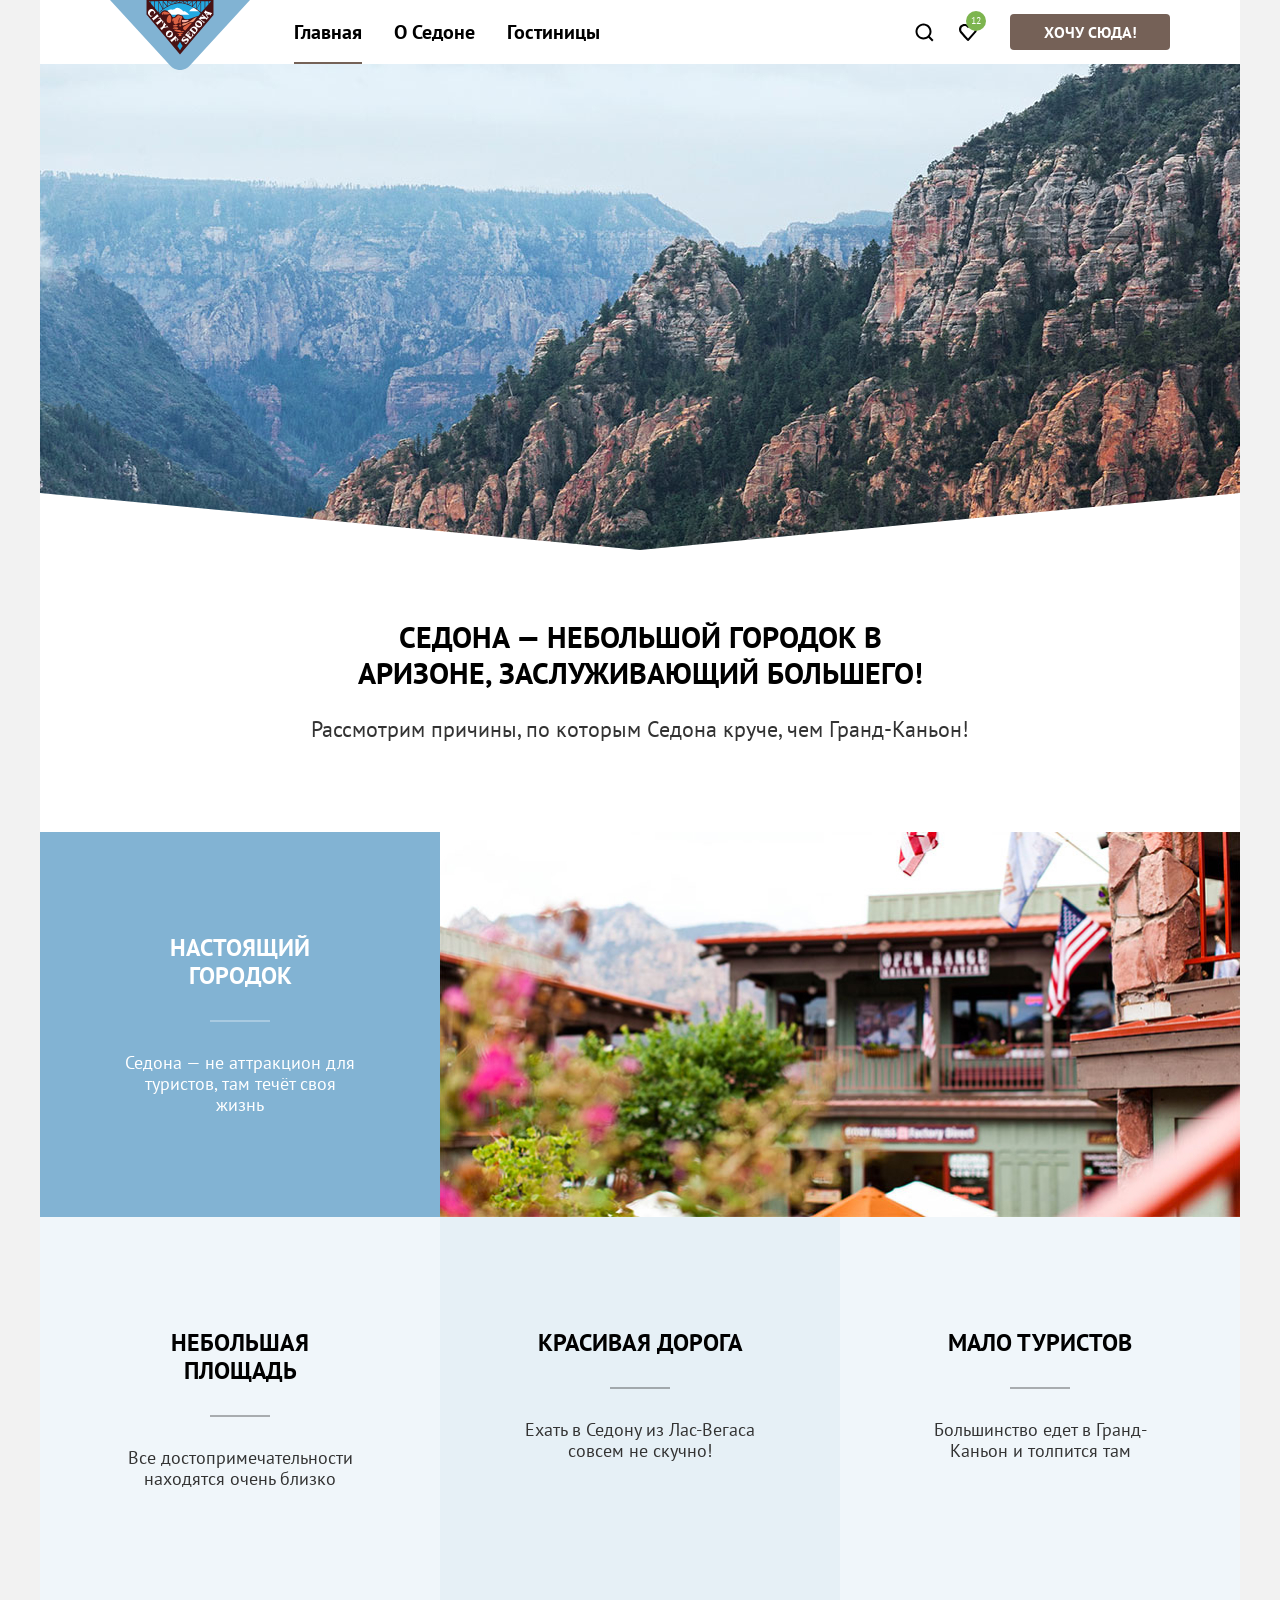
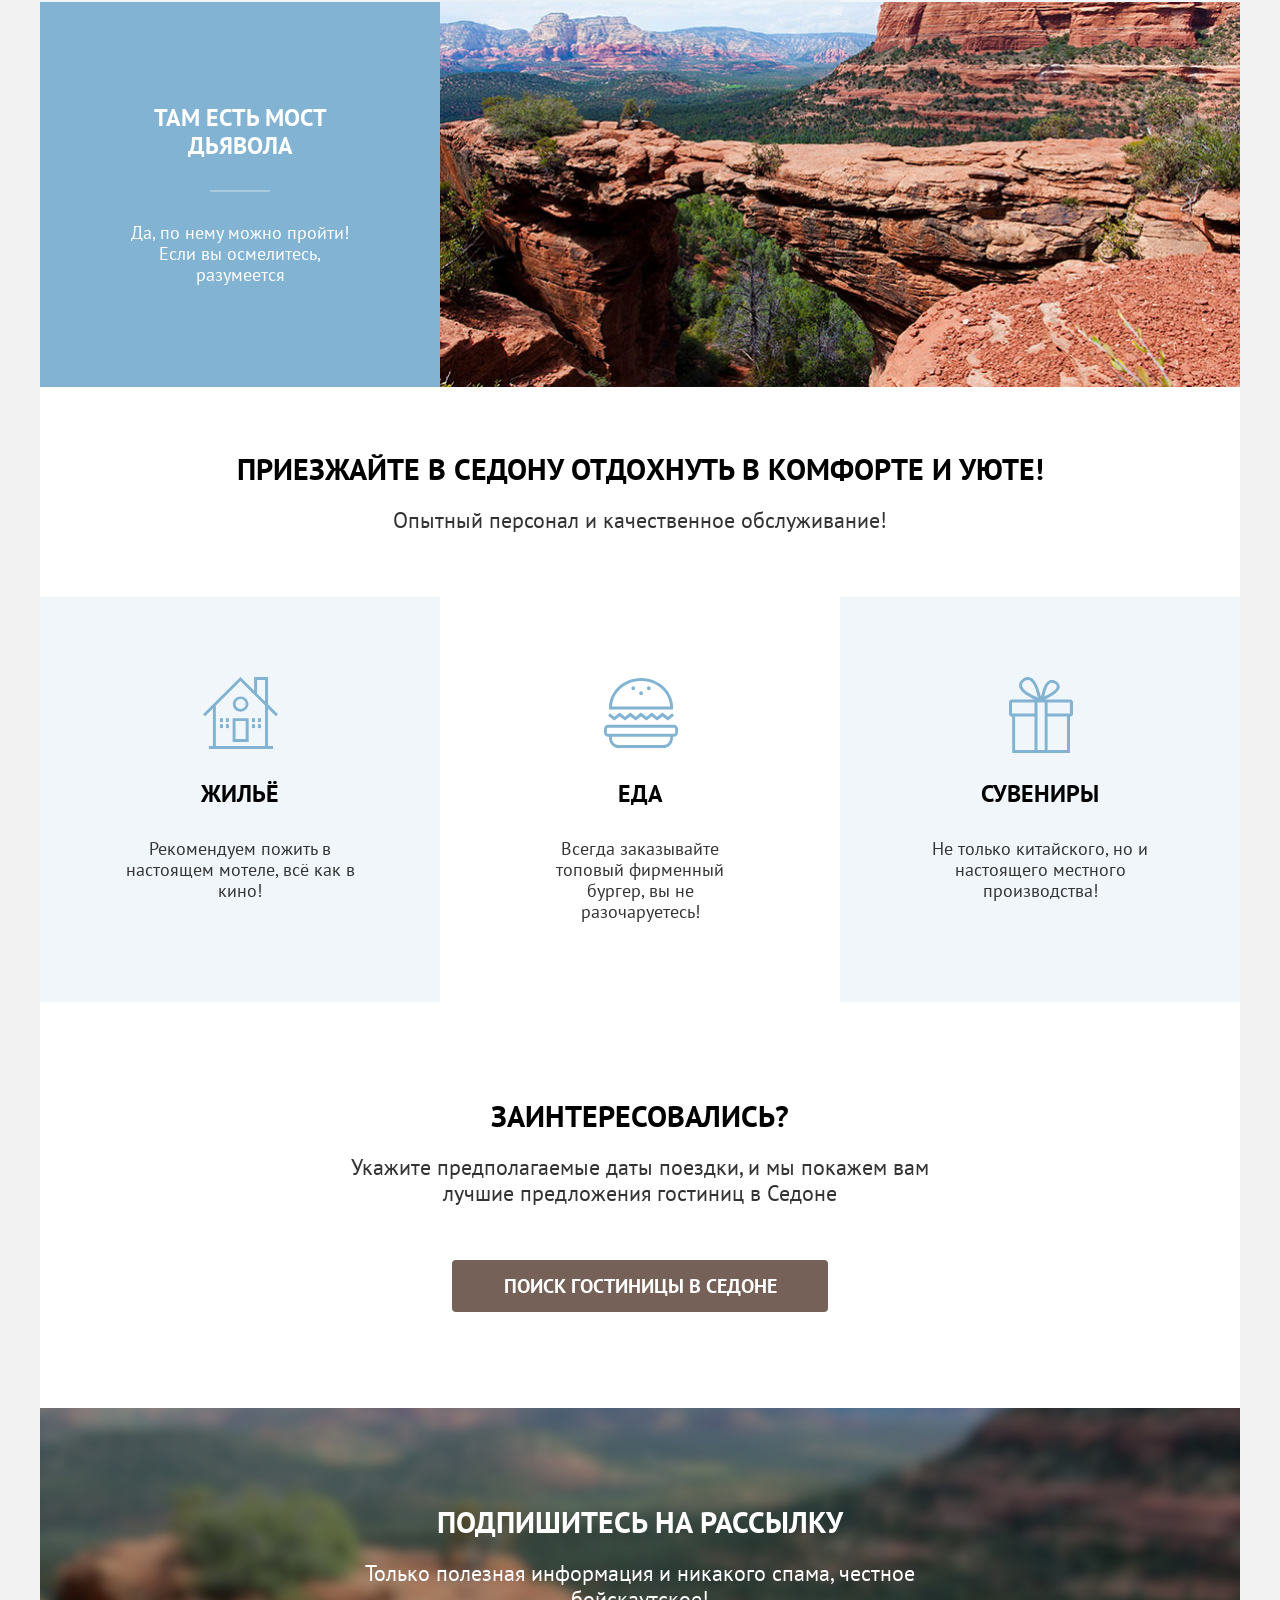
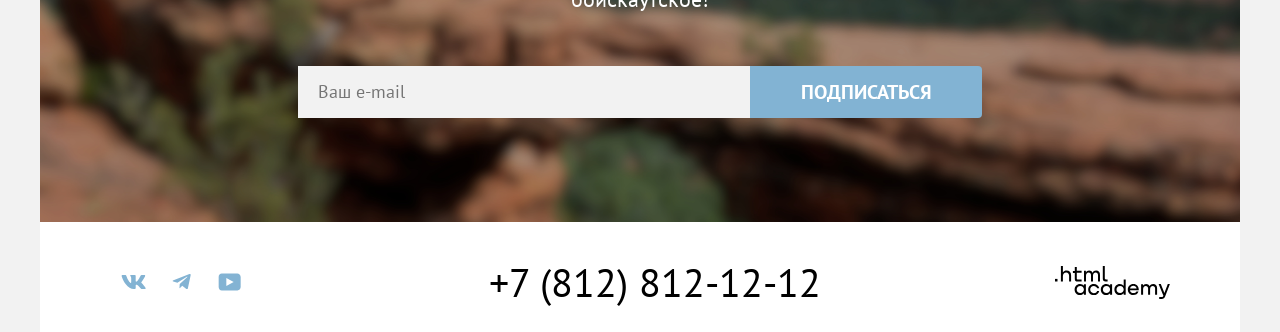
<file: index.html>
<!DOCTYPE html>
<html lang="ru">
  <head>
    <meta charset="utf-8">
    <meta name="viewport" content="width=device-width, initial-scale=1.0">
    <link rel="stylesheet" href="styles/styles.css">
    <title>Седона</title>
  </head>
  <body>
    <header class="page-header" data-test="header">
      <a class="page-header__logo" aria-current="page">
        <img src="images/logo.svg" width="140" height="70" alt="Логотип города Седона.">
      </a>
      <nav class="navigation" aria-label="Основная навигация">
        <ul class="navigation__list">
          <li class="navigation__item">
            <a class="navigation__link navigation__link--current" href="index.html">Главная</a>
          </li>
          <li class="navigation__item">
            <a class="navigation__link" href="#">О Седоне</a>
          </li>
          <li class="navigation__item">
            <a class="navigation__link" href="catalog.html">Гостиницы</a>
          </li>
        </ul>
        <ul class="navigation__list navigation__list--user">
          <li class="navigation__item">
            <a class="navigation__link navigation__link--search" href="#">
              <span class="visually-hidden">Поиск</span>
            </a>
          </li>
          <li class="navigation__item">
            <a class="navigation__link navigation__link--favorite" href="#">
              <span class="visually-hidden">Избранное</span>
              <span class="navigation__favorite-count">12</span>
            </a>
          </li>
          <li class="navigation__item">
            <a class="button navigation__button" href="#">Хочу сюда!</a>
          </li>
        </ul>
      </nav>
    </header>

    <main class="main-index" data-test="main">
      <h1 class="visually-hidden">Седона</h1>

      <section class="hero" data-test="hero">
        <h2 class="visually-hidden">Добро пожаловать в Седону</h2>
        <img class="hero__image" src="images/index-background.jpg" width="1200" height="485" alt="Горы и каньоны Седоны.">
      </section>

      <section class="advantages" data-test="advantages">
        <h2 class="advantages__title">Седона — небольшой городок в Аризоне, заслуживающий большего!</h2>
        <p class="advantages__description">Рассмотрим причины, по которым Седона круче, чем Гранд-Каньон!</p>

        <ol class="advantages__list">
          <li class="advantages__item advantages__item--wide">
            <div class="advantages__content">
              <h3 class="advantages__subtitle">Настоящий городок</h3>
              <p class="advantages__text">Седона — не аттракцион для туристов, там течёт своя жизнь</p>
            </div>
            <img class="advantages__image" src="images/photo-1.jpg" width="800" height="385" alt="Улица Седоны с домами и флагами.">
          </li>
          <li class="advantages__item">
            <h3 class="advantages__subtitle">Небольшая площадь</h3>
            <p class="advantages__text">Все достопримечательности находятся очень близко</p>
          </li>
          <li class="advantages__item">
            <h3 class="advantages__subtitle">Красивая дорога</h3>
            <p class="advantages__text">Ехать в Седону из Лас-Вегаса совсем не скучно!</p>
          </li>
          <li class="advantages__item">
            <h3 class="advantages__subtitle">Мало туристов</h3>
            <p class="advantages__text">Большинство едет в Гранд-Каньон и толпится там</p>
          </li>
          <li class="advantages__item advantages__item--wide">
            <div class="advantages__content">
              <h3 class="advantages__subtitle">Там есть мост дьявола</h3>
              <p class="advantages__text">Да, по нему можно пройти! Если вы осмелитесь, разумеется</p>
            </div>
            <img class="advantages__image" src="images/photo-2.jpg" width="800" height="385" alt="Мост дьявола в красных скалах Седоны.">
          </li>
        </ol>

        <section class="services" data-test="service">
          <h2 class="services__title">Приезжайте в Седону отдохнуть в комфорте и уюте!</h2>
          <p class="services__description">Опытный персонал и качественное обслуживание!</p>
          <ul class="services__list">
            <li class="services__item services__item--housing">
              <h3 class="services__subtitle">Жильё</h3>
              <p class="services__text">Рекомендуем пожить в настоящем мотеле, всё как в кино!</p>
            </li>
            <li class="services__item services__item--food">
              <h3 class="services__subtitle">Еда</h3>
              <p class="services__text">Всегда заказывайте топовый фирменный бургер, вы не разочаруетесь!</p>
            </li>
            <li class="services__item services__item--souvenirs">
              <h3 class="services__subtitle">Сувениры</h3>
              <p class="services__text">Не только китайского, но и настоящего местного производства!</p>
            </li>
          </ul>
        </section>
      </section>

      <section class="hotel-search" data-test="search">
        <h2 class="hotel-search__title">Заинтересовались?</h2>
        <p class="hotel-search__description">Укажите предполагаемые даты поездки, и мы покажем вам лучшие предложения гостиниц в Седоне</p>
        <a class="button hotel-search__button" href="#search-modal">Поиск гостиницы в Седоне</a>
      </section>

      <section class="subscribe subscribe--index" data-test="subscribe">
        <h2 class="subscribe__title">Подпишитесь на рассылку</h2>
        <p class="subscribe__description">Только полезная информация и никакого спама, честное бойскаутское!</p>
        <form class="subscribe__form" action="https://echo.htmlacademy.ru/" method="post">
          <label class="visually-hidden" for="subscribe-email">Ваш e-mail</label>
          <input class="subscribe__field" type="email" name="email" id="subscribe-email" placeholder="Ваш e-mail" required>
          <button class="button subscribe__button" type="submit">Подписаться</button>
        </form>
      </section>
    </main>

    <div class="modal-container modal-container--closed" id="search-modal">
      <div class="modal modal-search">
        <button class="modal__close-button" type="button">
          <span class="visually-hidden">Закрыть</span>
        </button>
        <section class="modal__content">
          <h2 class="modal__title">Поиск гостиницы в Седоне</h2>
          <form class="search-form" action="https://echo.htmlacademy.ru/" method="post">
            <p class="search-form__field-group search-form__field-group--wide">
              <label class="search-form__label" for="arrival-date">Дата заезда:</label>
              <input class="search-form__field" type="text" name="arrival-date" id="arrival-date" value="27 апреля 2020">
              <span class="search-form__message search-form__message--error">Мы не можем отправить вас в прошлое.</span>
            </p>
            <p class="search-form__field-group search-form__field-group--wide">
              <label class="search-form__label" for="departure-date">Дата выезда:</label>
              <input class="search-form__field" type="text" name="departure-date" id="departure-date" value="1 сентября 2023">
              <span class="search-form__message">На эти даты есть свободные номера. Пока есть.</span>
            </p>
            <p class="search-form__field-group">
              <label class="search-form__label" for="adults">Взрослые:</label>
              <button class="search-form__control" type="button">
                <span class="visually-hidden">Уменьшить количество взрослых</span>
              </button>
              <input class="search-form__number" type="number" name="adults" id="adults" value="2" min="1">
              <button class="search-form__control search-form__control--plus" type="button">
                <span class="visually-hidden">Увеличить количество взрослых</span>
              </button>
            </p>
            <p class="search-form__field-group">
              <label class="search-form__label" for="children">Дети:</label>
              <button class="search-form__control" type="button">
                <span class="visually-hidden">Уменьшить количество детей</span>
              </button>
              <input class="search-form__number" type="number" name="children" id="children" value="2" min="0">
              <button class="search-form__control search-form__control--plus" type="button">
                <span class="visually-hidden">Увеличить количество детей</span>
              </button>
            </p>
            <button class="button search-form__button" type="submit">Найти</button>
          </form>
        </section>
      </div>
    </div>

    <footer class="page-footer" data-test="footer">
      <section class="page-footer__social social">
        <h2 class="visually-hidden">Социальные сети</h2>
        <ul class="social__list">
          <li class="social__item">
            <a class="social__link social__link--vk" href="https://vk.com/htmlacademy">
              <span class="visually-hidden">ВКонтакте</span>
            </a>
          </li>
          <li class="social__item">
            <a class="social__link social__link--telegram" href="https://t.me/htmlacademy">
              <span class="visually-hidden">Телеграм</span>
            </a>
          </li>
          <li class="social__item">
            <a class="social__link social__link--youtube" href="https://www.youtube.com/user/htmlacademyru">
              <span class="visually-hidden">Ютуб</span>
            </a>
          </li>
        </ul>
      </section>
      <address class="page-footer__contacts">
        <a class="page-footer__phone" href="tel:+78128121212">+7&nbsp;(812)&nbsp;812&#8209;12&#8209;12</a>
      </address>
      <a class="page-footer__copyright" href="https://htmlacademy.ru/">
        <span class="visually-hidden">Сделано в HTML Academy</span>
        <img src="images/logo_htmlacademy.svg" width="115" height="33" alt="Логотип HTML Academy.">
      </a>
    </footer>
  </body>
</html>
</file>
<file: styles/styles.css>
@font-face {
  font-family: "PT Sans";
  font-style: normal;
  font-weight: 400;
  font-display: swap;
  src: url("../fonts/ptsans-400.woff2") format("woff2");
}

@font-face {
  font-family: "PT Sans";
  font-style: normal;
  font-weight: 700;
  font-display: swap;
  src: url("../fonts/ptsans-700.woff2") format("woff2");
}

html {
  height: 100%;
}

body {
  min-width: 1200px;
  min-height: 100%;
  margin: 0;
  font-family: "PT Sans", "Arial", sans-serif;
  font-size: 18px;
  line-height: 21px;
  font-weight: 400;
  color: #333333;
  background-color: #f2f2f2;
}

img {
  display: block;
  max-width: 100%;
  object-fit: cover;
}

a {
  color: inherit;
  text-decoration: none;
}

.visually-hidden {
  position: absolute;
  width: 1px;
  height: 1px;
  margin: -1px;
  padding: 0;
  overflow: hidden;
  white-space: nowrap;
  border: 0;
  clip: rect(0 0 0 0);
  clip-path: inset(100%);
}

.button {
  display: inline-block;
  box-sizing: border-box;
  padding: 8px 26px;
  font-family: "PT Sans", "Arial", sans-serif;
  font-size: 16px;
  line-height: 20px;
  font-weight: 700;
  color: #ffffff;
  text-align: center;
  text-transform: uppercase;
  background-color: #756157;
  border: 0;
  border-radius: 4px;
  cursor: pointer;
}

.button:hover {
  background-color: #615048;
}

.button:focus-visible {
  outline: 3px solid #83b3d3;
  outline-offset: 2px;
}

.page-header {
  display: flex;
  width: 1200px;
  min-height: 64px;
  margin: 0 auto;
  padding: 0 70px;
  box-sizing: border-box;
  color: #000000;
  background-color: #ffffff;
}

.page-header__logo {
  position: relative;
  z-index: 1;
  display: block;
  width: 140px;
  margin-right: 28px;
  margin-bottom: -6px;
}

.navigation {
  display: flex;
  flex-grow: 1;
  justify-content: space-between;
}

.navigation__list {
  display: flex;
  flex-wrap: wrap;
  align-items: center;
  max-width: 460px;
  margin: 0;
  padding: 0;
  list-style: none;
}

.navigation__list--user {
  justify-content: flex-end;
  max-width: 320px;
}

.navigation__link {
  display: block;
  padding: 20px 16px;
  font-size: 20px;
  line-height: 24px;
  font-weight: 700;
}

.navigation__link--current {
  position: relative;
}

.navigation__link--current::after {
  position: absolute;
  right: 16px;
  bottom: 0;
  left: 16px;
  height: 2px;
  background-color: #756257;
  content: "";
}

.navigation__link--search,
.navigation__link--favorite {
  min-width: 44px;
  min-height: 64px;
  padding: 0;
  background-repeat: no-repeat;
  background-position: center;
}

.navigation__link--search {
  background-image: url("../images/search.svg");
}

.navigation__link--favorite {
  position: relative;
  background-image: url("../images/heart.svg");
}

.navigation__favorite-count {
  position: absolute;
  top: 11px;
  right: 4px;
  min-width: 20px;
  min-height: 20px;
  font-size: 10px;
  line-height: 20px;
  font-weight: 400;
  color: #ffffff;
  text-align: center;
  background-color: #7db54f;
  border-radius: 10px;
}

.navigation__button {
  min-width: 160px;
  margin-left: 20px;
}

.main-index,
.main-catalog {
  width: 1200px;
  margin: 0 auto;
  background-color: #ffffff;
}

.hero {
  position: relative;
  min-height: 485px;
  padding-top: 1px;
  background-color: #82b3d3;
  background-image: url("../images/index-background.jpg");
  background-repeat: no-repeat;
  background-position: center top;
  background-size: cover;
}

.hero::after {
  position: absolute;
  right: 0;
  bottom: 0;
  left: 0;
  height: 57px;
  background-color: #ffffff;
  clip-path: polygon(0 0, 50% 100%, 100% 0, 100% 100%, 0 100%);
  content: "";
}

.hero__image {
  width: 1200px;
  height: 485px;
}

.advantages,
.hotel-search,
.catalog-results,
.subscribe {
  text-align: center;
}

.advantages__title,
.services__title,
.hotel-search__title,
.subscribe__title,
.catalog-results__title {
  margin: 0;
  font-size: 30px;
  line-height: 36px;
  font-weight: 700;
  color: #000000;
  text-transform: uppercase;
}

.advantages__title {
  max-width: 620px;
  margin: 0 auto;
  padding-top: 69px;
}

.advantages__description,
.services__description,
.hotel-search__description,
.subscribe__description {
  margin: 0;
  font-size: 22px;
  line-height: 26px;
}

.advantages__description {
  margin-top: 25px;
  margin-bottom: 90px;
}

.advantages__list,
.services__list,
.hotel-list,
.pagination,
.social__list,
.breadcrumbs,
.catalog-results__view-list {
  margin: 0;
  padding: 0;
  list-style: none;
}

.advantages__list {
  display: flex;
  flex-wrap: wrap;
}

.advantages__item {
  box-sizing: border-box;
  width: 400px;
  min-height: 385px;
  padding: 112px 85px;
  background-color: #83b3d31f;
}

.advantages__item:nth-child(3) {
  background-color: #83b3d333;
}

.advantages__item--wide {
  display: flex;
  width: 1200px;
  padding: 0;
  color: #ffffff;
  background-color: #82b3d3;
}

.advantages__content {
  box-sizing: border-box;
  width: 400px;
  padding: 102px 85px;
}

.advantages__subtitle,
.services__subtitle,
.hotel-card__title {
  margin: 0;
  font-size: 24px;
  line-height: 28px;
  font-weight: 700;
  color: #000000;
  text-transform: uppercase;
}

.advantages__subtitle::after {
  display: block;
  width: 60px;
  height: 2px;
  margin: 30px auto 0;
  background-color: currentcolor;
  opacity: 0.3;
  content: "";
}

.advantages__item--wide .advantages__subtitle {
  color: #ffffff;
}

.advantages__text,
.services__text {
  margin: 30px 0 0;
}

.advantages__image {
  width: 800px;
  height: 385px;
}

.services {
  padding-top: 64px;
}

.services__description {
  margin-top: 20px;
  margin-bottom: 64px;
}

.services__list {
  display: flex;
}

.services__item {
  box-sizing: border-box;
  width: 400px;
  min-height: 385px;
  padding: 183px 85px 80px;
  background-repeat: no-repeat;
  background-position: center 80px;
}

.services__item--housing,
.services__item--souvenirs {
  background-color: #83b3d31f;
}

.services__item--housing {
  background-image: url("../images/Advantage-icon1.svg");
}

.services__item--food {
  background-image: url("../images/Advantage-icon2.svg");
}

.services__item--souvenirs {
  background-image: url("../images/Advantage-icon3.svg");
}

.hotel-search {
  padding: 96px 304px;
}

.hotel-search__description {
  margin-top: 20px;
  margin-bottom: 54px;
}

.hotel-search__button {
  min-width: 376px;
  padding: 8px 50px;
  font-size: 20px;
  line-height: 36px;
}

.subscribe {
  padding: 96px 258px 104px;
}

.subscribe--index {
  color: #ffffff;
  background-color: #82b3d3;
  background-image: url("../images/unsplash.jpg");
  background-repeat: no-repeat;
  background-position: center;
  background-size: cover;
}

.subscribe--index .subscribe__title,
.catalog-hero__title,
.catalog-filter__title {
  color: #ffffff;
}

.subscribe__description {
  margin-top: 20px;
  margin-bottom: 54px;
}

.subscribe__form {
  display: flex;
  justify-content: center;
}

.subscribe__field {
  box-sizing: border-box;
  width: 452px;
  min-height: 52px;
  padding: 12px 20px;
  font-family: "PT Sans", "Arial", sans-serif;
  font-size: 18px;
  line-height: 24px;
  background-color: #f2f2f2;
  border: 0;
}

.subscribe__button {
  min-width: 232px;
  padding: 8px 50px;
  font-size: 20px;
  line-height: 36px;
  background-color: #82b3d3;
  border-radius: 0 4px 4px 0;
}

.page-footer {
  display: flex;
  align-items: center;
  justify-content: space-between;
  box-sizing: border-box;
  width: 1200px;
  margin: 0 auto;
  padding: 40px 70px 30px;
  color: #000000;
  background-color: #ffffff;
}

.social__list {
  display: flex;
  flex-wrap: wrap;
  max-width: 160px;
}

.social__link {
  display: block;
  width: 48px;
  height: 40px;
  background-repeat: no-repeat;
  background-position: center;
}

.social__link--vk {
  background-image: url("../images/social-vk.svg");
}

.social__link--telegram {
  background-image: url("../images/social-telegram.svg");
}

.social__link--youtube {
  background-image: url("../images/social-youtube.svg");
}

.page-footer__contacts {
  font-style: normal;
}

.page-footer__phone {
  font-size: 40px;
  line-height: 40px;
}

.catalog-hero {
  padding: 35px 70px 70px;
  color: #ffffff;
  background-color: #82b3d3;
  background-image: url("../images/catalog-background.jpg");
  background-repeat: no-repeat;
  background-position: center;
  background-size: cover;
}

.catalog-hero__title {
  margin: 0;
  font-size: 60px;
  line-height: 78px;
  font-weight: 700;
}

.breadcrumbs {
  display: flex;
  flex-wrap: wrap;
  margin-top: 8px;
  margin-bottom: 40px;
}

.breadcrumbs__item {
  position: relative;
  margin-right: 28px;
  font-size: 16px;
  line-height: 21px;
}

.catalog-filter {
  display: flex;
}

.catalog-filter__group {
  min-width: 150px;
  margin: 0 70px 0 0;
  padding: 0;
  border: 0;
}

.catalog-filter__group--price {
  margin-left: auto;
}

.catalog-filter__title {
  margin-bottom: 32px;
  font-size: 20px;
  line-height: 24px;
  font-weight: 700;
}

.catalog-filter__control {
  display: block;
  margin-bottom: 16px;
}

.catalog-filter__price-label {
  display: inline-flex;
  align-items: center;
  justify-content: space-between;
  margin-right: 2px;
  color: #000000;
  background-color: #f2f2f2;
}

.catalog-filter__price-input {
  box-sizing: border-box;
  width: 110px;
  padding: 12px 20px;
  font-family: "PT Sans", "Arial", sans-serif;
  font-size: 18px;
  line-height: 24px;
  font-weight: 700;
  background-color: #f2f2f2;
  border: 0;
}

.catalog-filter__price-text {
  padding-left: 20px;
  color: #0000004d;
}

.catalog-filter__buttons {
  display: flex;
  flex-direction: column;
  justify-content: flex-end;
  width: 191px;
  margin-left: 70px;
}

.catalog-filter__button {
  width: 191px;
  background-color: #82b3d3;
}

.catalog-filter__button--reset {
  margin-top: 32px;
  background-color: #00000000;
}

.catalog-filter__button:hover,
.subscribe__button:hover,
.hotel-card__button--favorite:hover {
  background-color: #68a2ca;
}

.catalog-filter__button--reset:hover {
  background-color: #ffffff33;
}

.catalog-results {
  display: grid;
  grid-template-columns: 1fr 292px 160px;
  gap: 40px 70px;
  align-items: center;
  padding: 50px 70px 60px;
  text-align: left;
}

.catalog-results__title {
  margin: 0;
}

.catalog-results__select {
  width: 292px;
  padding: 14px 20px;
  font-family: "PT Sans", "Arial", sans-serif;
  font-size: 18px;
  line-height: 21px;
  color: #333333;
  background-color: #ffffff;
  border: 2px solid #e5e5e5;
  border-radius: 4px;
}

.catalog-results__view-list {
  display: flex;
  flex-wrap: wrap;
  justify-content: flex-end;
  width: 160px;
}

.catalog-results__view-link {
  position: relative;
  display: block;
  width: 48px;
  height: 48px;
  margin-left: 8px;
  border: 2px solid #e5e5e5;
  border-radius: 4px;
}

.catalog-results__view-link--current {
  border-color: #000000;
}

.catalog-results__view-link::before {
  position: absolute;
  top: 15px;
  left: 15px;
  width: 18px;
  height: 18px;
  background-color: #000000;
  content: "";
}

.catalog-results__view-item:nth-child(1) .catalog-results__view-link::before {
  box-shadow:
    0 0 0 0 #000000,
    24px 0 0 -12px #000000,
    0 24px 0 -12px #000000,
    24px 24px 0 -12px #000000;
}

.catalog-results__view-item:nth-child(2) .catalog-results__view-link::before {
  height: 4px;
  box-shadow:
    0 7px 0 0 #000000,
    0 14px 0 0 #000000;
}

.catalog-results__view-item:nth-child(3) .catalog-results__view-link::before {
  width: 22px;
  height: 2px;
  box-shadow:
    0 6px 0 0 #000000,
    0 12px 0 0 #000000;
}

.hotel-list {
  display: grid;
  grid-column: 1 / -1;
  grid-template-columns: repeat(3, 340px);
  gap: 20px;
  width: 100%;
  margin-top: 40px;
}

.hotel-card {
  display: grid;
  grid-template-columns: 140px 140px;
  gap: 16px 20px;
  box-sizing: border-box;
  width: 340px;
  padding: 20px;
  border: 1px solid #e6e6e6;
  border-radius: 4px;
}

.hotel-card__image {
  width: 300px;
  height: 212px;
}

.hotel-card__image-link,
.hotel-card__title {
  grid-column: 1 / -1;
}

.hotel-card__title {
  margin-top: 0;
  text-transform: none;
}

.hotel-card__type,
.hotel-card__price,
.hotel-card__rating {
  width: 140px;
  margin: 0;
}

.hotel-card__button {
  width: 140px;
}

.hotel-card__button--favorite,
.catalog-filter__button,
.subscribe__button {
  background-color: #82b3d3;
}

.hotel-card__button--favorite-current {
  background-color: #7db54f;
}

.hotel-card__button--favorite-current:hover {
  background-color: #6c9e42;
}

.hotel-card__stars {
  width: 140px;
  min-height: 37px;
  margin: 0;
  background-image: linear-gradient(90deg, #82b3d3 0 18px, #00000000 18px 24px);
  background-repeat: repeat-x;
  background-size: 24px 17px;
}

.hotel-card__stars--four {
  max-width: 96px;
}

.hotel-card__stars--three {
  max-width: 72px;
}

.hotel-card__stars--two {
  max-width: 48px;
}

.hotel-card__rating {
  padding: 9px 22px 8px;
  box-sizing: border-box;
  font-size: 16px;
  line-height: 20px;
  text-align: center;
  text-transform: uppercase;
  background-color: #f2f2f2;
  border-radius: 4px;
}

.pagination {
  display: flex;
  flex-wrap: wrap;
  grid-column: 1 / -1;
  width: 100%;
  margin-top: 40px;
}

.pagination__link,
.pagination__ellipsis {
  display: block;
  min-width: 60px;
  min-height: 60px;
  margin-right: 8px;
  padding: 12px 18px;
  box-sizing: border-box;
  font-size: 20px;
  line-height: 36px;
  font-weight: 700;
  color: #ffffff;
  text-align: center;
  background-color: #82b3d3;
  border-radius: 4px;
}

.pagination__link--current,
.pagination__ellipsis {
  color: #000000;
  background-color: #f2f2f2;
}

.modal-container {
  position: fixed;
  z-index: 10;
  top: 0;
  right: 0;
  bottom: 0;
  left: 0;
  display: flex;
  background-color: #f2f2f2cc;
}

.modal-container--closed {
  display: none;
}

.modal {
  position: relative;
  box-sizing: border-box;
  margin: auto;
  padding: 64px 70px;
  color: #000000;
  background-color: #ffffff;
  border-radius: 30px;
  box-shadow: 0 25px 50px #00000026;
}

.modal-search {
  width: 717px;
}

.modal__close-button {
  position: absolute;
  top: 64px;
  right: 52px;
  width: 52px;
  height: 52px;
  background-color: #f2f2f2;
  border: 0;
  border-radius: 50%;
  cursor: pointer;
}

.modal__close-button::before,
.modal__close-button::after {
  position: absolute;
  top: 25px;
  left: 17px;
  width: 18px;
  height: 2px;
  background-color: #000000;
  content: "";
}

.modal__close-button::before {
  transform: rotate(45deg);
}

.modal__close-button::after {
  transform: rotate(-45deg);
}

.modal__close-button:hover {
  background-color: #e6e6e6;
}

.modal__title {
  margin: 0 70px 64px 0;
  font-size: 30px;
  line-height: 36px;
  font-weight: 700;
  text-transform: uppercase;
}

.search-form {
  display: grid;
  grid-template-columns: 247px 242px;
  gap: 23px 88px;
}

.search-form__field-group {
  display: grid;
  grid-template-columns: 110px 40px 31px 40px;
  align-items: center;
  margin: 0;
}

.search-form__field-group--wide {
  grid-column: 1 / -1;
  grid-template-columns: 137px 440px;
}

.search-form__label {
  font-size: 20px;
  line-height: 24px;
  font-weight: 700;
}

.search-form__field,
.search-form__number {
  box-sizing: border-box;
  min-height: 48px;
  padding: 12px 20px;
  font-family: "PT Sans", "Arial", sans-serif;
  font-size: 18px;
  line-height: 24px;
  font-weight: 700;
  color: #000000;
  background-color: #f2f2f2;
  border: 3px solid #00000000;
  border-radius: 4px;
}

.search-form__field:hover,
.search-form__number:hover {
  background-color: #e6e6e6;
}

.search-form__field:focus,
.search-form__number:focus {
  background-color: #e6e6e6;
  border-color: #83b3d3;
  outline: none;
}

.search-form__message {
  grid-column: 2 / 3;
  margin-top: 4px;
  padding-left: 20px;
  font-size: 16px;
  line-height: 21px;
  color: #333333;
}

.search-form__message--error {
  color: #ff5757;
}

.search-form__control {
  position: relative;
  width: 40px;
  height: 48px;
  background-color: #f2f2f2;
  border: 0;
  cursor: pointer;
}

.search-form__control::before,
.search-form__control--plus::after {
  position: absolute;
  top: 23px;
  left: 13px;
  width: 14px;
  height: 2px;
  background-color: #7561574d;
  content: "";
}

.search-form__control--plus::after {
  transform: rotate(90deg);
}

.search-form__control:hover::before,
.search-form__control:hover::after {
  background-color: #000000;
}

.search-form__number {
  width: 31px;
  padding-right: 0;
  padding-left: 0;
  text-align: center;
  border-radius: 0;
  appearance: textfield;
}

.search-form__button {
  grid-column: 1 / -1;
  min-height: 60px;
  margin-top: 25px;
  font-size: 20px;
  line-height: 24px;
  background-color: #83b3d3;
  border-radius: 10px;
}

.breadcrumbs__item:not(:last-child)::after {
  position: absolute;
  top: 6px;
  right: -16px;
  width: 7px;
  height: 7px;
  border-top: 2px solid #ffffff;
  border-right: 2px solid #ffffff;
  transform: rotate(45deg);
  opacity: 0.6;
  content: "";
}

.breadcrumbs__link[href="index.html"]::before {
  display: block;
  width: 12px;
  height: 12px;
  margin-top: 3px;
  background-color: #ffffff;
  clip-path: polygon(50% 0, 100% 45%, 100% 100%, 62% 100%, 62% 65%, 38% 65%, 38% 100%, 0 100%, 0 45%);
  content: "";
}
</file>
